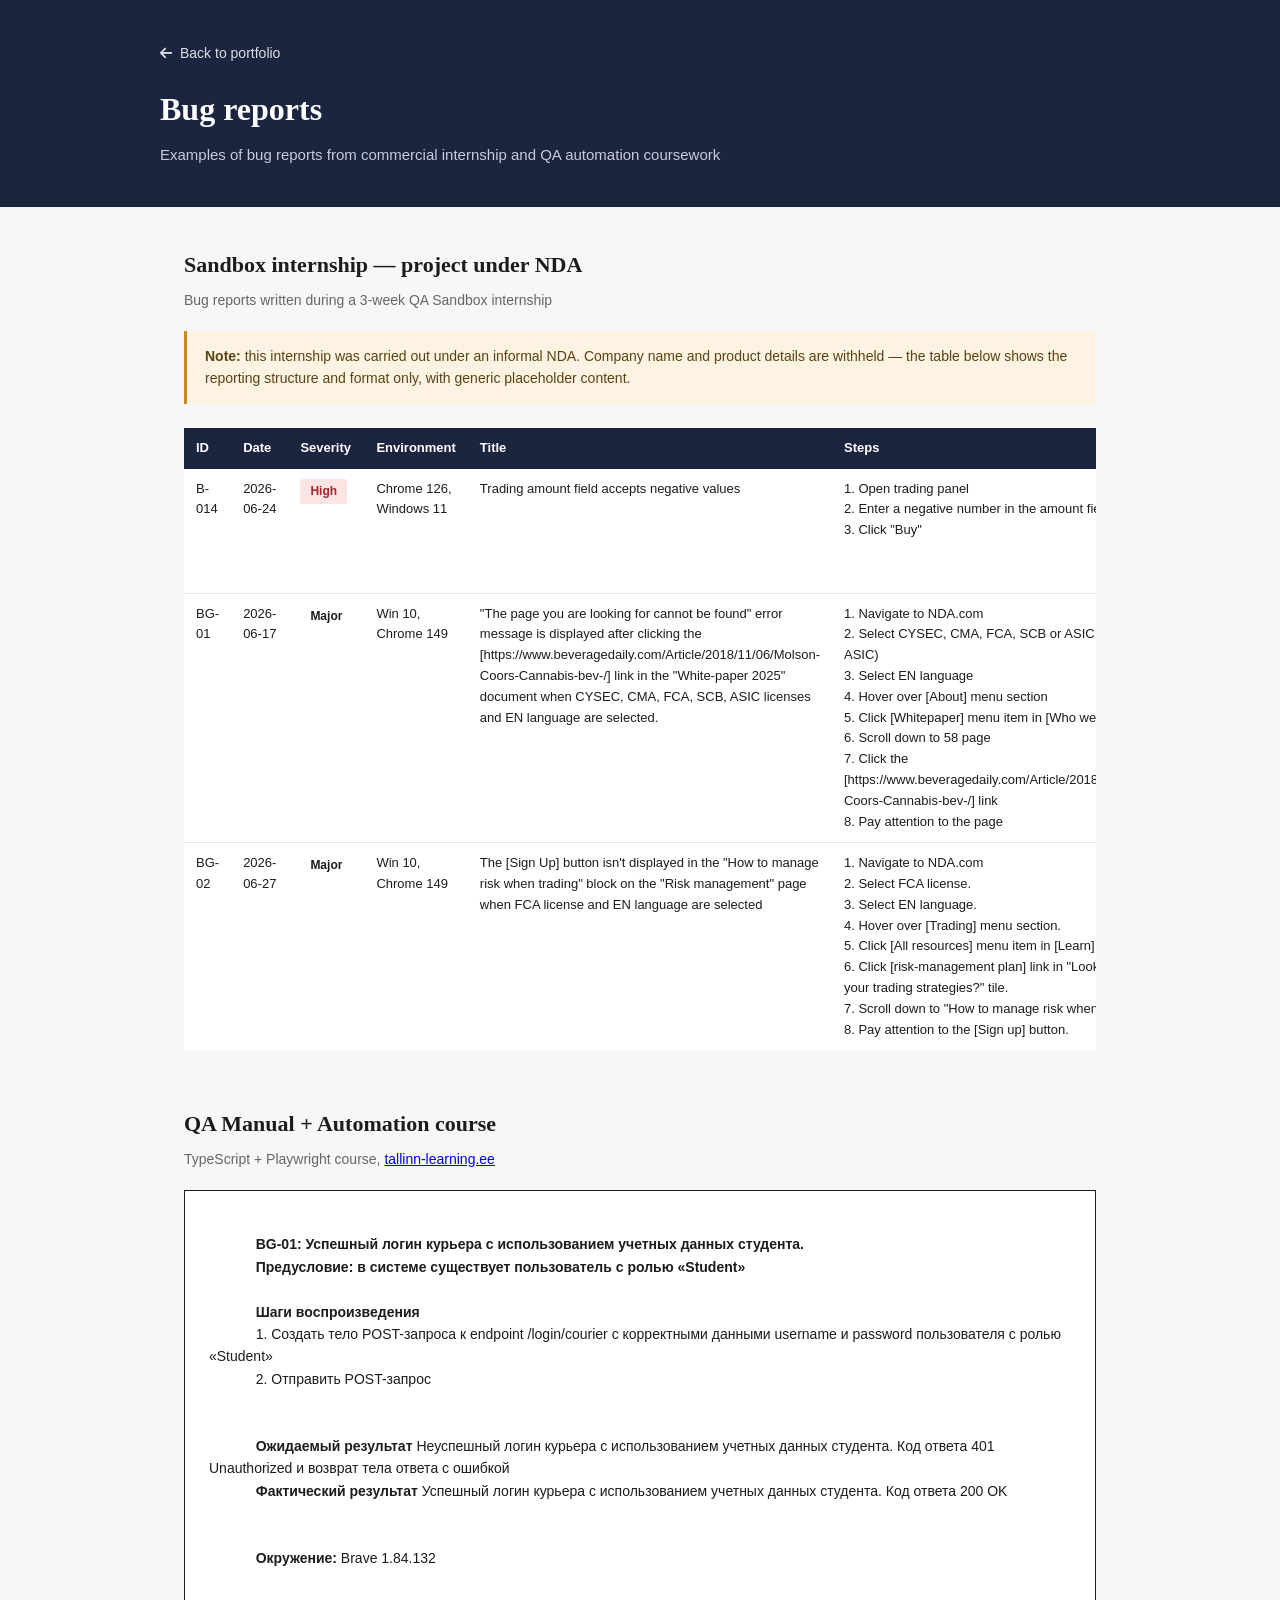
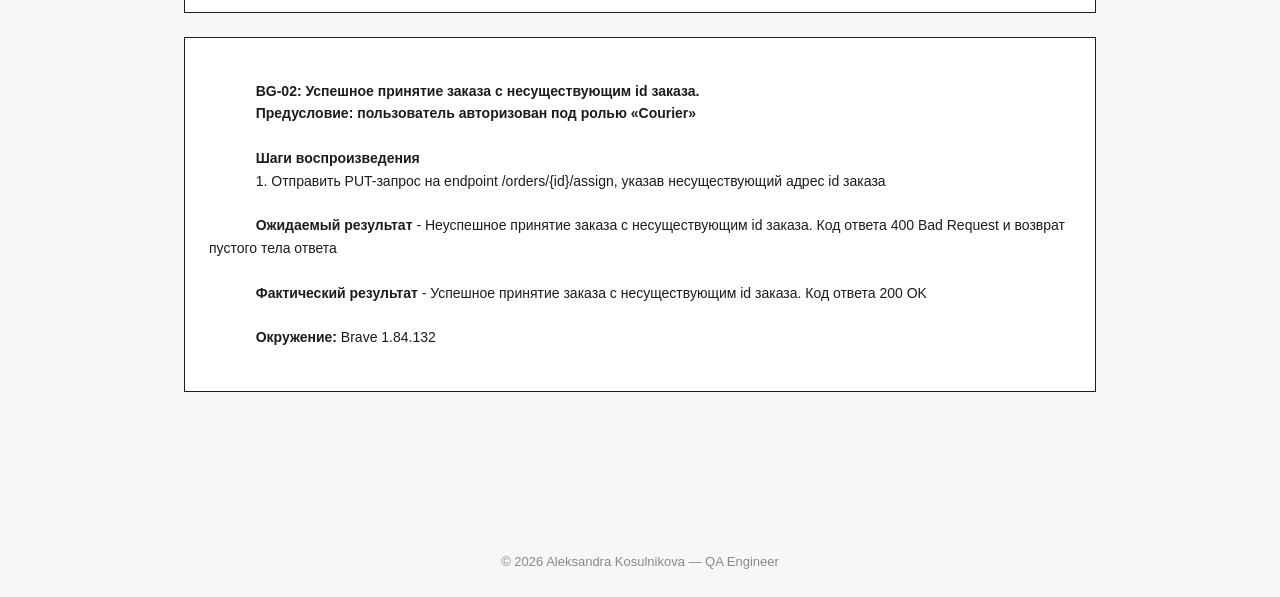
<file: documentation/bug-reports.html>
<!DOCTYPE html>
<html lang="en">
<head>
    <meta charset="UTF-8">
    <meta name="viewport" content="width=device-width, initial-scale=1.0">
    <title>Bug reports | Aleksandra Kosulnikova</title>
    <link rel="stylesheet" href="https://cdnjs.cloudflare.com/ajax/libs/font-awesome/6.4.2/css/all.min.css">
    <style>
        * { margin: 0; padding: 0; box-sizing: border-box; }

        body {
            font-family: 'Georgia', 'Times New Roman', serif;
            background-color: #f7f7f5;
            color: #1c1c1c;
            line-height: 1.6;
        }

        header {
            background-color: #1b2540;
            color: #ffffff;
            padding: 40px 24px;
        }

        header .container {
            max-width: 960px;
            margin: 0 auto;
        }

        .back-link {
            display: inline-flex;
            align-items: center;
            gap: 8px;
            color: #ffffff;
            text-decoration: none;
            font-family: 'Segoe UI', sans-serif;
            font-size: 14px;
            opacity: 0.85;
            margin-bottom: 20px;
        }

        .back-link:hover { opacity: 1; }

        header h1 {
            font-size: 32px;
            font-weight: 700;
        }

        header p {
            font-family: 'Segoe UI', sans-serif;
            font-size: 15px;
            color: #c7cbdb;
            margin-top: 8px;
        }

        main {
            max-width: 960px;
            margin: 0 auto;
            padding: 40px 24px 80px;
        }

        section {
            margin-bottom: 56px;
        }

        .section-title {
            font-family: 'Georgia', serif;
            font-size: 22px;
            font-weight: 700;
            margin-bottom: 6px;
        }

        .section-subtitle {
            font-family: 'Segoe UI', sans-serif;
            font-size: 14px;
            color: #666666;
            margin-bottom: 20px;
        }

        .nda-note {
            background-color: #fdf3e3;
            border-left: 3px solid #c78a1f;
            padding: 14px 18px;
            margin-bottom: 24px;
            font-family: 'Segoe UI', sans-serif;
            font-size: 14px;
            color: #5a4213;
        }

        /* Table styles - group 1 */
        table {
            width: 100%;
            border-collapse: collapse;
            background-color: #ffffff;
            font-family: 'Segoe UI', sans-serif;
            font-size: 13px;
        }

        th {
            background-color: #1b2540;
            color: #ffffff;
            text-align: left;
            padding: 10px 12px;
            font-weight: 600;
            white-space: nowrap;
        }

        td {
            padding: 10px 12px;
            border-bottom: 1px solid #e5e5e2;
            vertical-align: top;
        }

        tr:last-child td { border-bottom: none; }

        .severity {
            display: inline-block;
            padding: 3px 10px;
            border-radius: 3px;
            font-size: 12px;
            font-weight: 600;
            white-space: nowrap;
        }

        .severity.high { background-color: #fbe4e4; color: #9c2a2a; }
        .severity.medium { background-color: #f2e9d8; color: #8a5a12; }
        .severity.low { background-color: #e2eaf5; color: #1f4e8a; }

        .table-wrap {
            overflow-x: auto;
        }

        /* Card styles - group 2 (free text, RU) */
        .bug-card {
            border: 1px solid #1c1c1c;
            padding: 20px 24px;
            margin-bottom: 24px;
            background-color: #ffffff;
            font-family: 'Segoe UI', sans-serif;
            font-size: 14px;
            white-space: pre-wrap;
        }

        .bug-card b {
            font-weight: 700;
        }

        .bug-card u {
            text-decoration: underline;
        }

        footer {
            text-align: center;
            padding: 24px;
            font-family: 'Segoe UI', sans-serif;
            font-size: 13px;
            color: #888888;
        }

        @media (max-width: 640px) {
            table, thead, tbody, tr { display: block; }
            thead { display: none; }
            tr { margin-bottom: 16px; border: 1px solid #e5e5e2; border-radius: 4px; }
            td { display: flex; justify-content: space-between; gap: 12px; border-bottom: 1px solid #f0f0ee; }
            td::before { content: attr(data-label); font-weight: 600; color: #666; min-width: 90px; }
        }
    </style>
</head>
<body>

<header>
    <div class="container">
        <a href="../index.html" class="back-link"><i class="fas fa-arrow-left"></i> Back to portfolio</a>
        <h1>Bug reports</h1>
        <p>Examples of bug reports from commercial internship and QA automation coursework</p>
    </div>
</header>

<main>

    <!-- GROUP 1: NDA project (Sandbox) -->
    <section>
        <div class="section-title">Sandbox internship — project under NDA</div>
        <div class="section-subtitle">Bug reports written during a 3-week QA Sandbox internship</div>

        <div class="nda-note">
            <strong>Note:</strong> this internship was carried out under an informal NDA. Company name and product details are withheld — the table below shows the reporting structure and format only, with generic placeholder content.
        </div>

        <div class="table-wrap">
            <table>
                <thead>
                <tr>
                    <th>ID</th>
                    <th>Date</th>
                    <th>Severity</th>
                    <th>Environment</th>
                    <th>Title</th>
                    <th>Steps</th>
                    <th>Expected result</th>
                    <th>Actual result</th>
                    <th>Link</th>
                </tr>
                </thead>
                <tbody>
                <tr>
                    <td data-label="ID">B-014</td>
                    <td data-label="Date">2026-06-24</td>
                    <td data-label="Severity"><span class="severity high">High</span></td>
                    <td data-label="Environment">Chrome 126, Windows 11</td>
                    <td data-label="Title">Trading amount field accepts negative values</td>
                    <td data-label="Steps">1. Open trading panel<br>2. Enter a negative number in the amount field<br>3. Click "Buy"</td>
                    <td data-label="Expected result">Field validation blocks negative input, error message is shown</td>
                    <td data-label="Actual result">Order is submitted with a negative amount</td>
                    <td data-label="Link"><a href="#">Ticket</a></td>
                </tr>
                <tr>
                    <td data-label="ID">BG-01</td>
                    <td data-label="Date">2026-06-17</td>
                    <td data-label="Severity"><span class="severity major">Major</span></td>
                    <td data-label="Environment">Win 10, Chrome 149</td>
                    <td data-label="Title">"The page you are looking for cannot be found" error message is displayed after clicking the [https://www.beveragedaily.com/Article/2018/11/06/Molson-Coors-Cannabis-bev-/] link in the "White-paper 2025" document when CYSEC, CMA, FCA, SCB, ASIC licenses and EN language are selected.</td>
                    <td data-label="Steps">1. Navigate to NDA.com<br>2. Select CYSEC, CMA, FCA, SCB or ASIC license (e.g. ASIC)<br>3. Select EN language<br>4. Hover over [About] menu section<br>5. Click [Whitepaper] menu item in [Who we are] menu title <br>6. Scroll down to 58 page <br>7. Click the [https://www.beveragedaily.com/Article/2018/11/06/Molson-Coors-Cannabis-bev-/] link <br>8. Pay attention to the page</td>
                    <td data-label="Expected result">The "Molson Coors: Cannabis beverages could be a $3bn market in Canada" page is opened</td>
                    <td data-label="Actual result">"The page you are looking for cannot be found" error message is displayed.</td>
                    <td data-label="Link"><a href="#">Link</a></td>
                </tr>
                <tr>
                    <td data-label="ID">BG-02</td>
                    <td data-label="Date">2026-06-27</td>
                    <td data-label="Severity"><span class="severity major">Major</span></td>
                    <td data-label="Environment">Win 10, Chrome 149</td>
                    <td data-label="Title">The [Sign Up] button isn't displayed in the "How to manage risk when trading" block on the "Risk management" page when FCA license and EN language are selected</td>
                    <td data-label="Steps">1. Navigate to NDA.com<br>2. Select FCA license.<br>3. Select EN language.<br>4. Hover over [Trading] menu section.<br>5. Click [All resources] menu item in [Learn] menu title.<br>6. Click [risk-management plan] link in "Looking to sharpen your trading strategies?" tile.<br> 7. Scroll down to "How to manage risk when trading" block.<br>8. Pay attention to the [Sign up] button.</td>
                    <td data-label="Expected result">The [Sign Up] button is displayed</td>
                    <td data-label="Actual result">The [Sign Up] button isn't displayed</td>
                    <td data-label="Link"><a href="#">Link</a></td>
                </tr>
                </tbody>
            </table>
        </div>
    </section>

    <!-- GROUP 2: TypeScript + Playwright course (tallinn-learning.ee) -->
    <section>
        <div class="section-title">QA Manual + Automation course</div>
        <div class="section-subtitle">TypeScript + Playwright course, <a href="https://tallinn-learning.ee" target="_blank">tallinn-learning.ee</a></div>

        <div class="bug-card">
            <b>BG-01: Успешный логин курьера с использованием учетных данных студента.</b>
            <b>Предусловие: в системе существует пользователь с ролью «Student»</b>

            <b>Шаги воспроизведения</b>
            1. Создать тело POST-запроса к endpoint /login/courier с корректными данными username и password пользователя с ролью «Student»
            2. Отправить POST-запрос


            <b>Ожидаемый результат</b> Неуспешный логин курьера с использованием учетных данных студента. Код ответа 401 Unauthorized и возврат тела ответа с ошибкой
            <b>Фактический результат</b> Успешный логин курьера с использованием учетных данных студента. Код ответа 200 OK


            <b>Окружение:</b> Brave 1.84.132
        </div>

        <div class="bug-card">
            <b>BG-02: Успешное принятие заказа с несуществующим id заказа.</b>
            <b>Предусловие: пользователь авторизован под ролью «Courier»</b>

            <b>Шаги воспроизведения</b>
            1. Отправить PUT-запрос на endpoint /orders/{id}/assign, указав несуществующий адрес id заказа

            <b>Ожидаемый результат</b> - Неуспешное принятие заказа с несуществующим id заказа. Код ответа 400 Bad Request и возврат пустого тела ответа

            <b>Фактический результат</b> - Успешное принятие заказа с несуществующим id заказа. Код ответа 200 OK

            <b>Окружение:</b> Brave 1.84.132
        </div>

    </section>

</main>

<footer>
    &copy; 2026 Aleksandra Kosulnikova — QA Engineer
</footer>

</body>
</html>
</file>
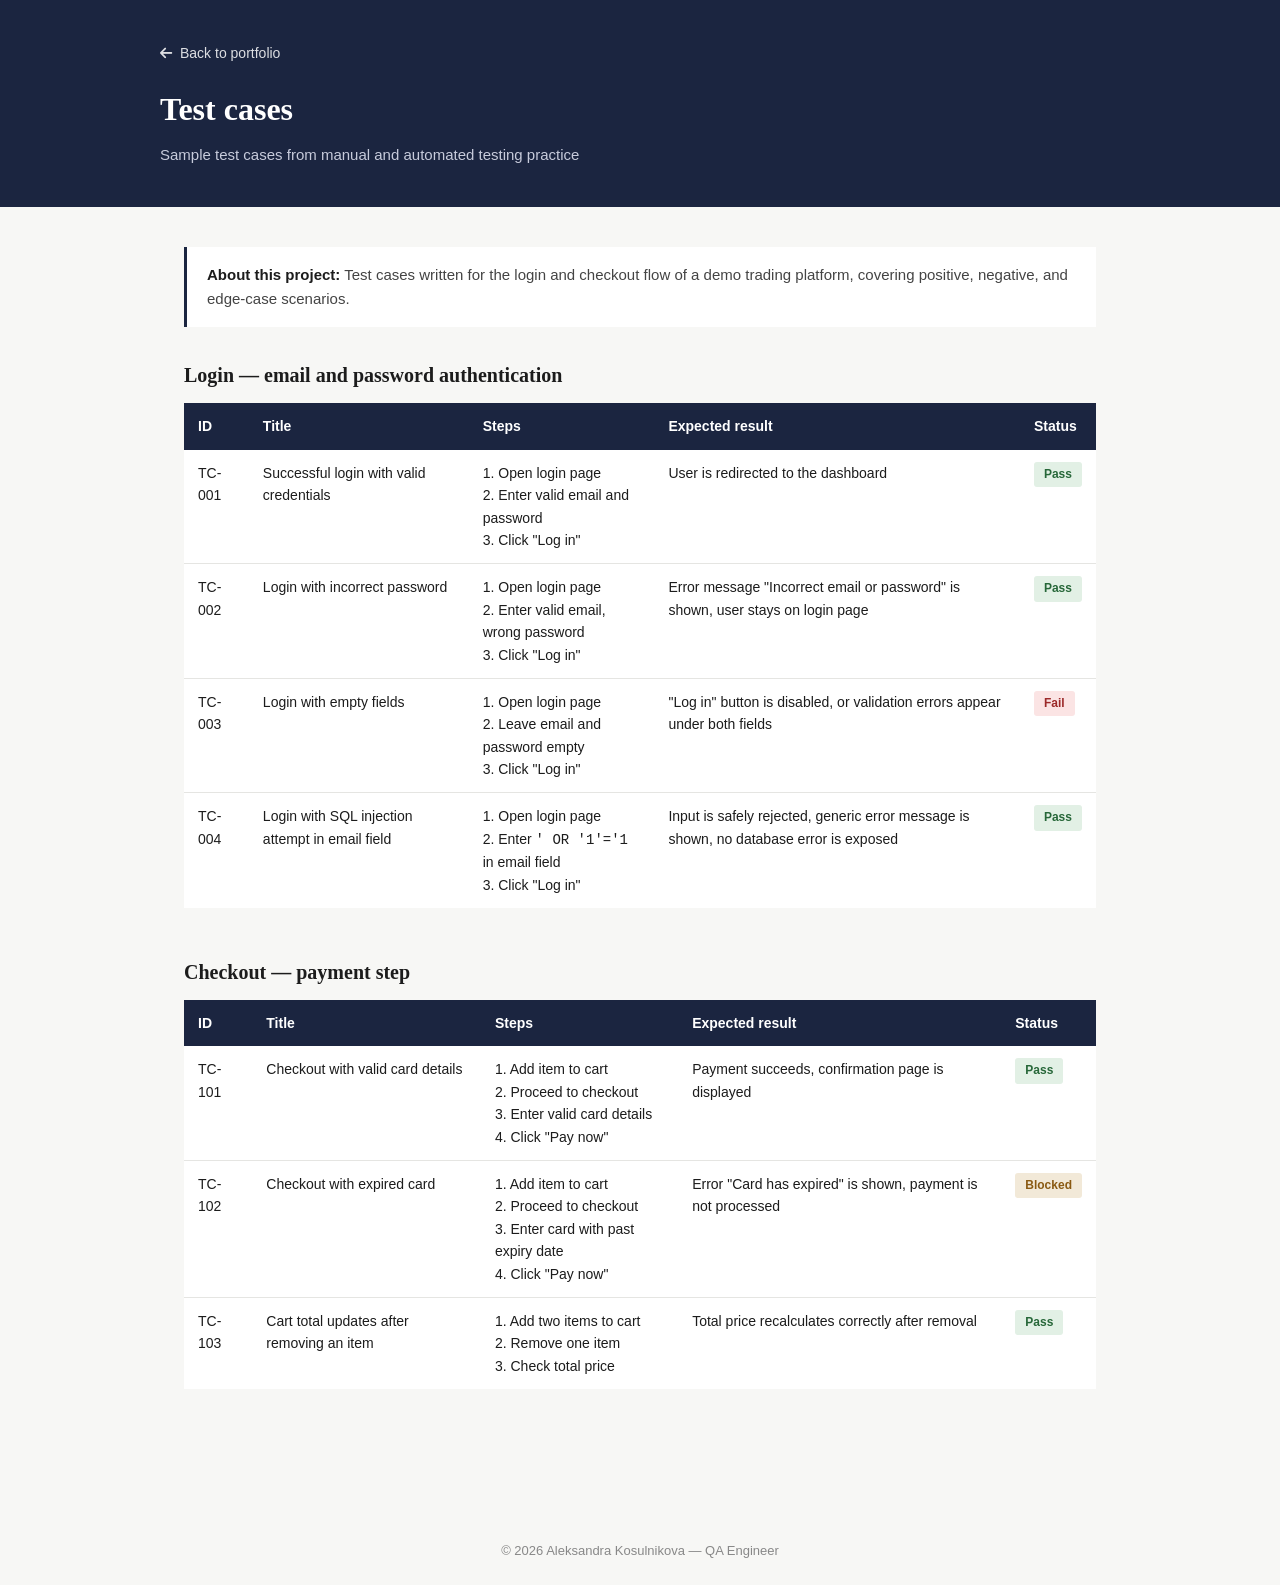
<file: documentation/test-cases.html>
<!DOCTYPE html>
<html lang="en">
<head>
    <meta charset="UTF-8">
    <meta name="viewport" content="width=device-width, initial-scale=1.0">
    <title>Test cases | Aleksandra Kosulnikova</title>
    <link rel="stylesheet" href="https://cdnjs.cloudflare.com/ajax/libs/font-awesome/6.4.2/css/all.min.css">
    <style>
        * { margin: 0; padding: 0; box-sizing: border-box; }

        body {
            font-family: 'Georgia', 'Times New Roman', serif;
            background-color: #f7f7f5;
            color: #1c1c1c;
            line-height: 1.6;
        }

        header {
            background-color: #1b2540;
            color: #ffffff;
            padding: 40px 24px;
        }

        header .container {
            max-width: 960px;
            margin: 0 auto;
        }

        .back-link {
            display: inline-flex;
            align-items: center;
            gap: 8px;
            color: #ffffff;
            text-decoration: none;
            font-family: 'Segoe UI', sans-serif;
            font-size: 14px;
            opacity: 0.85;
            margin-bottom: 20px;
        }

        .back-link:hover { opacity: 1; }

        header h1 {
            font-size: 32px;
            font-weight: 700;
        }

        header p {
            font-family: 'Segoe UI', sans-serif;
            font-size: 15px;
            color: #c7cbdb;
            margin-top: 8px;
        }

        main {
            max-width: 960px;
            margin: 0 auto;
            padding: 40px 24px 80px;
        }

        .project-note {
            background-color: #ffffff;
            border-left: 3px solid #1b2540;
            padding: 16px 20px;
            margin-bottom: 32px;
            font-family: 'Segoe UI', sans-serif;
            font-size: 15px;
            color: #444444;
        }

        .project-note strong { color: #1c1c1c; }

        table {
            width: 100%;
            border-collapse: collapse;
            background-color: #ffffff;
            font-family: 'Segoe UI', sans-serif;
            font-size: 14px;
        }

        caption {
            text-align: left;
            font-family: 'Georgia', serif;
            font-size: 20px;
            font-weight: 700;
            margin-bottom: 12px;
            color: #1c1c1c;
        }

        th {
            background-color: #1b2540;
            color: #ffffff;
            text-align: left;
            padding: 12px 14px;
            font-weight: 600;
        }

        td {
            padding: 12px 14px;
            border-bottom: 1px solid #e5e5e2;
            vertical-align: top;
        }

        tr:last-child td { border-bottom: none; }

        .status {
            display: inline-block;
            padding: 3px 10px;
            border-radius: 3px;
            font-size: 12px;
            font-weight: 600;
        }

        .status.pass { background-color: #e2f0e5; color: #276739; }
        .status.fail { background-color: #fbe4e4; color: #9c2a2a; }
        .status.blocked { background-color: #f2e9d8; color: #8a5a12; }

        .test-block {
            margin-bottom: 48px;
        }

        footer {
            text-align: center;
            padding: 24px;
            font-family: 'Segoe UI', sans-serif;
            font-size: 13px;
            color: #888888;
        }

        @media (max-width: 640px) {
            table, thead, tbody, tr { display: block; }
            thead { display: none; }
            tr { margin-bottom: 16px; border: 1px solid #e5e5e2; border-radius: 4px; }
            td { display: flex; justify-content: space-between; gap: 12px; border-bottom: 1px solid #f0f0ee; }
            td::before { content: attr(data-label); font-weight: 600; color: #666; min-width: 110px; }
        }
    </style>
</head>
<body>

<header>
    <div class="container">
        <a href="../index.html" class="back-link"><i class="fas fa-arrow-left"></i> Back to portfolio</a>
        <h1>Test cases</h1>
        <p>Sample test cases from manual and automated testing practice</p>
    </div>
</header>

<main>

    <div class="project-note">
        <strong>About this project:</strong> Test cases written for the login and checkout flow of a demo trading platform, covering positive, negative, and edge-case scenarios.
    </div>

    <div class="test-block">
        <table>
            <caption>Login — email and password authentication</caption>
            <thead>
            <tr>
                <th>ID</th>
                <th>Title</th>
                <th>Steps</th>
                <th>Expected result</th>
                <th>Status</th>
            </tr>
            </thead>
            <tbody>
            <tr>
                <td data-label="ID">TC-001</td>
                <td data-label="Title">Successful login with valid credentials</td>
                <td data-label="Steps">1. Open login page<br>2. Enter valid email and password<br>3. Click "Log in"</td>
                <td data-label="Expected result">User is redirected to the dashboard</td>
                <td data-label="Status"><span class="status pass">Pass</span></td>
            </tr>
            <tr>
                <td data-label="ID">TC-002</td>
                <td data-label="Title">Login with incorrect password</td>
                <td data-label="Steps">1. Open login page<br>2. Enter valid email, wrong password<br>3. Click "Log in"</td>
                <td data-label="Expected result">Error message "Incorrect email or password" is shown, user stays on login page</td>
                <td data-label="Status"><span class="status pass">Pass</span></td>
            </tr>
            <tr>
                <td data-label="ID">TC-003</td>
                <td data-label="Title">Login with empty fields</td>
                <td data-label="Steps">1. Open login page<br>2. Leave email and password empty<br>3. Click "Log in"</td>
                <td data-label="Expected result">"Log in" button is disabled, or validation errors appear under both fields</td>
                <td data-label="Status"><span class="status fail">Fail</span></td>
            </tr>
            <tr>
                <td data-label="ID">TC-004</td>
                <td data-label="Title">Login with SQL injection attempt in email field</td>
                <td data-label="Steps">1. Open login page<br>2. Enter <code>' OR '1'='1</code> in email field<br>3. Click "Log in"</td>
                <td data-label="Expected result">Input is safely rejected, generic error message is shown, no database error is exposed</td>
                <td data-label="Status"><span class="status pass">Pass</span></td>
            </tr>
            </tbody>
        </table>
    </div>

    <div class="test-block">
        <table>
            <caption>Checkout — payment step</caption>
            <thead>
            <tr>
                <th>ID</th>
                <th>Title</th>
                <th>Steps</th>
                <th>Expected result</th>
                <th>Status</th>
            </tr>
            </thead>
            <tbody>
            <tr>
                <td data-label="ID">TC-101</td>
                <td data-label="Title">Checkout with valid card details</td>
                <td data-label="Steps">1. Add item to cart<br>2. Proceed to checkout<br>3. Enter valid card details<br>4. Click "Pay now"</td>
                <td data-label="Expected result">Payment succeeds, confirmation page is displayed</td>
                <td data-label="Status"><span class="status pass">Pass</span></td>
            </tr>
            <tr>
                <td data-label="ID">TC-102</td>
                <td data-label="Title">Checkout with expired card</td>
                <td data-label="Steps">1. Add item to cart<br>2. Proceed to checkout<br>3. Enter card with past expiry date<br>4. Click "Pay now"</td>
                <td data-label="Expected result">Error "Card has expired" is shown, payment is not processed</td>
                <td data-label="Status"><span class="status blocked">Blocked</span></td>
            </tr>
            <tr>
                <td data-label="ID">TC-103</td>
                <td data-label="Title">Cart total updates after removing an item</td>
                <td data-label="Steps">1. Add two items to cart<br>2. Remove one item<br>3. Check total price</td>
                <td data-label="Expected result">Total price recalculates correctly after removal</td>
                <td data-label="Status"><span class="status pass">Pass</span></td>
            </tr>
            </tbody>
        </table>
    </div>

</main>

<footer>
    &copy; 2026 Aleksandra Kosulnikova — QA Engineer
</footer>

</body>
</html>
</file>
